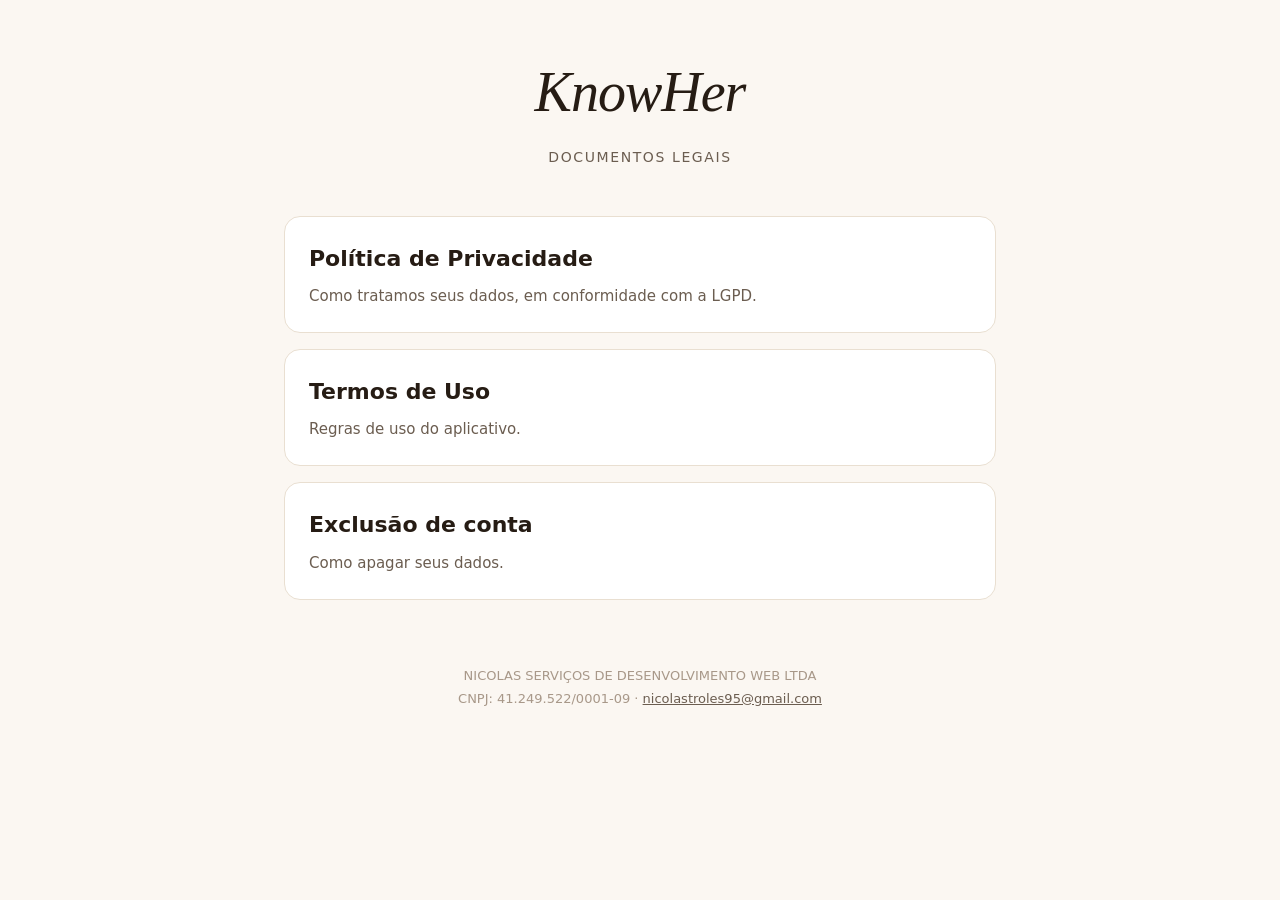
<file: index.html>
<!DOCTYPE html>
<html lang="pt-BR">
<head>
  <meta charset="UTF-8" />
  <meta name="viewport" content="width=device-width, initial-scale=1.0" />
  <title>KnowHer — Documentos legais</title>
  <link rel="stylesheet" href="style.css" />
</head>
<body>
  <main class="container">
    <header>
      <h1>KnowHer</h1>
      <p class="subtitle">Documentos legais</p>
    </header>

    <nav class="links">
      <a href="privacy-policy.html" class="card">
        <h2>Política de Privacidade</h2>
        <p>Como tratamos seus dados, em conformidade com a LGPD.</p>
      </a>
      <a href="terms-of-service.html" class="card">
        <h2>Termos de Uso</h2>
        <p>Regras de uso do aplicativo.</p>
      </a>
      <a href="account-deletion.html" class="card">
        <h2>Exclusão de conta</h2>
        <p>Como apagar seus dados.</p>
      </a>
    </nav>

    <footer>
      <p>NICOLAS SERVIÇOS DE DESENVOLVIMENTO WEB LTDA</p>
      <p>CNPJ: 41.249.522/0001-09 · <a href="mailto:nicolastroles95@gmail.com">nicolastroles95@gmail.com</a></p>
    </footer>
  </main>
</body>
</html>
</file>
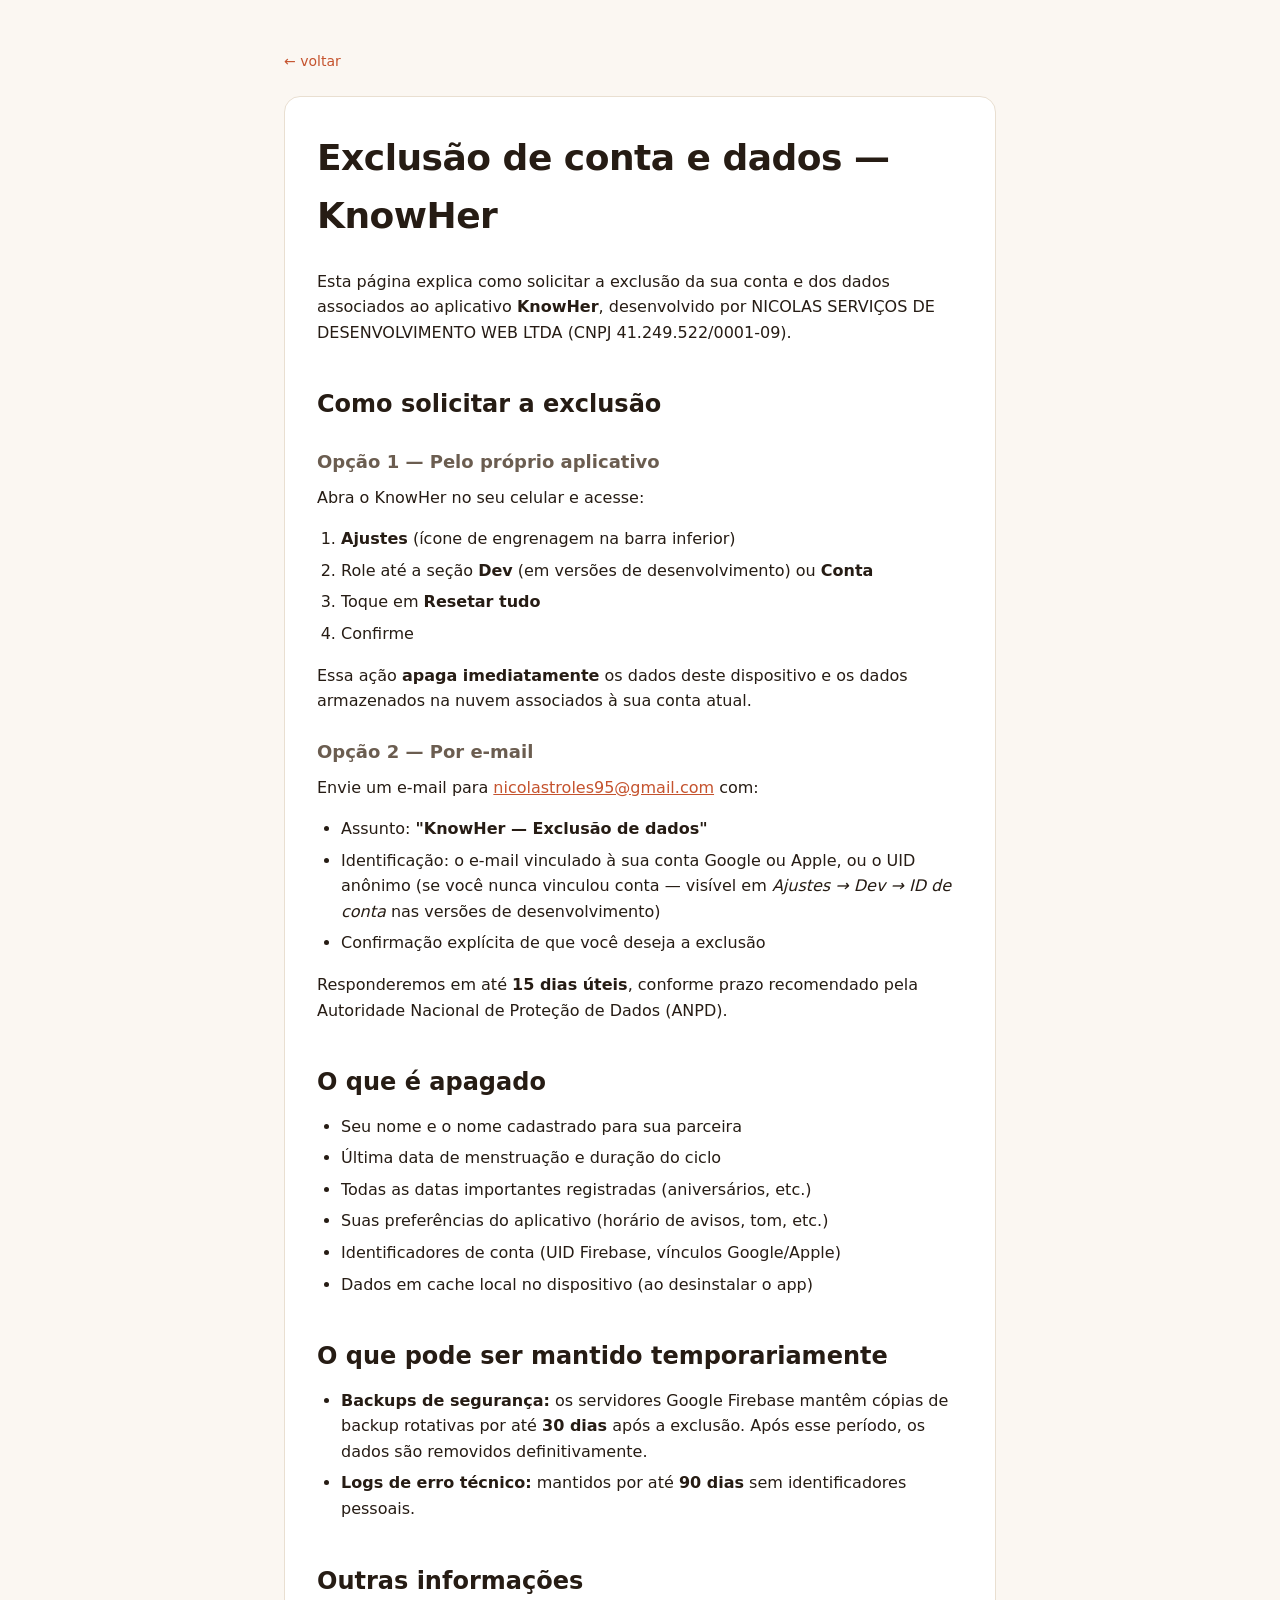
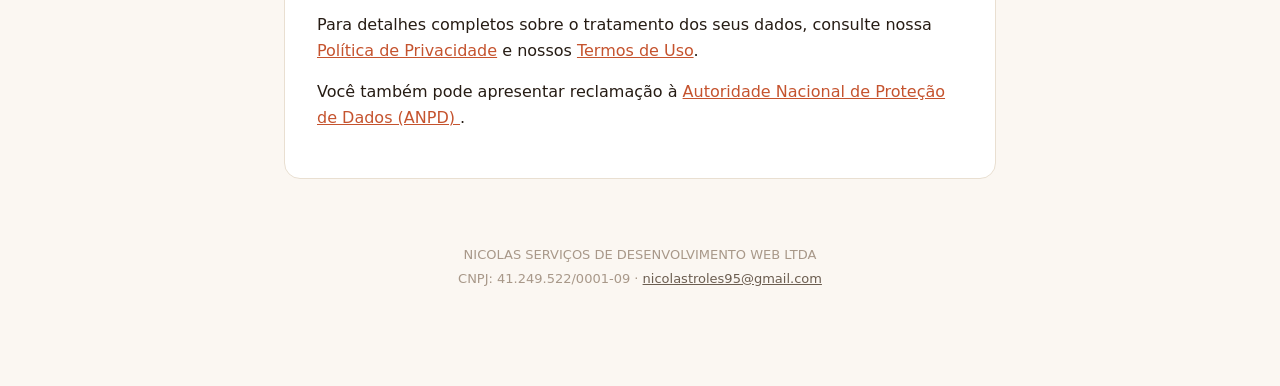
<file: account-deletion.html>
<!DOCTYPE html>
<html lang="pt-BR">
<head>
  <meta charset="UTF-8" />
  <meta name="viewport" content="width=device-width, initial-scale=1.0" />
  <title>Exclusão de conta — KnowHer</title>
  <link rel="stylesheet" href="style.css" />
</head>
<body>
  <main class="container">
    <a href="index.html" class="back">← voltar</a>
    <article class="doc-content">
      <h1>Exclusão de conta e dados — KnowHer</h1>

      <p>
        Esta página explica como solicitar a exclusão da sua conta e dos dados
        associados ao aplicativo <strong>KnowHer</strong>, desenvolvido por
        NICOLAS SERVIÇOS DE DESENVOLVIMENTO WEB LTDA (CNPJ 41.249.522/0001-09).
      </p>

      <h2>Como solicitar a exclusão</h2>

      <h3>Opção 1 — Pelo próprio aplicativo</h3>
      <p>
        Abra o KnowHer no seu celular e acesse:
      </p>
      <ol>
        <li><strong>Ajustes</strong> (ícone de engrenagem na barra inferior)</li>
        <li>Role até a seção <strong>Dev</strong> (em versões de desenvolvimento)
            ou <strong>Conta</strong></li>
        <li>Toque em <strong>Resetar tudo</strong></li>
        <li>Confirme</li>
      </ol>
      <p>
        Essa ação <strong>apaga imediatamente</strong> os dados deste dispositivo
        e os dados armazenados na nuvem associados à sua conta atual.
      </p>

      <h3>Opção 2 — Por e-mail</h3>
      <p>
        Envie um e-mail para
        <a href="mailto:nicolastroles95@gmail.com">nicolastroles95@gmail.com</a>
        com:
      </p>
      <ul>
        <li>Assunto: <strong>"KnowHer — Exclusão de dados"</strong></li>
        <li>
          Identificação: o e-mail vinculado à sua conta Google ou Apple, ou o
          UID anônimo (se você nunca vinculou conta — visível em
          <em>Ajustes → Dev → ID de conta</em> nas versões de desenvolvimento)
        </li>
        <li>Confirmação explícita de que você deseja a exclusão</li>
      </ul>
      <p>
        Responderemos em até <strong>15 dias úteis</strong>, conforme prazo
        recomendado pela Autoridade Nacional de Proteção de Dados (ANPD).
      </p>

      <h2>O que é apagado</h2>
      <ul>
        <li>Seu nome e o nome cadastrado para sua parceira</li>
        <li>Última data de menstruação e duração do ciclo</li>
        <li>Todas as datas importantes registradas (aniversários, etc.)</li>
        <li>Suas preferências do aplicativo (horário de avisos, tom, etc.)</li>
        <li>Identificadores de conta (UID Firebase, vínculos Google/Apple)</li>
        <li>Dados em cache local no dispositivo (ao desinstalar o app)</li>
      </ul>

      <h2>O que pode ser mantido temporariamente</h2>
      <ul>
        <li>
          <strong>Backups de segurança:</strong> os servidores Google Firebase
          mantêm cópias de backup rotativas por até <strong>30 dias</strong>
          após a exclusão. Após esse período, os dados são removidos
          definitivamente.
        </li>
        <li>
          <strong>Logs de erro técnico:</strong> mantidos por até
          <strong>90 dias</strong> sem identificadores pessoais.
        </li>
      </ul>

      <h2>Outras informações</h2>
      <p>
        Para detalhes completos sobre o tratamento dos seus dados, consulte
        nossa
        <a href="privacy-policy.html">Política de Privacidade</a> e nossos
        <a href="terms-of-service.html">Termos de Uso</a>.
      </p>
      <p>
        Você também pode apresentar reclamação à
        <a href="https://www.gov.br/anpd" target="_blank" rel="noopener">
          Autoridade Nacional de Proteção de Dados (ANPD)
        </a>.
      </p>
    </article>

    <footer>
      <p>NICOLAS SERVIÇOS DE DESENVOLVIMENTO WEB LTDA</p>
      <p>CNPJ: 41.249.522/0001-09 · <a href="mailto:nicolastroles95@gmail.com">nicolastroles95@gmail.com</a></p>
    </footer>
  </main>
</body>
</html>
</file>
<file: style.css>
:root {
  --bg: #fbf7f2;
  --bg-warm: #f4ece1;
  --card: #ffffff;
  --ink: #261c14;
  --ink2: #6b5d50;
  --ink3: #a89889;
  --terra: #c5532e;
  --line: #e9dfd1;
}

* {
  box-sizing: border-box;
  margin: 0;
  padding: 0;
}

html {
  scroll-behavior: smooth;
}

body {
  font-family: -apple-system, BlinkMacSystemFont, "Segoe UI", system-ui, sans-serif;
  background: var(--bg);
  color: var(--ink);
  line-height: 1.6;
  font-size: 16px;
  -webkit-font-smoothing: antialiased;
}

.container {
  max-width: 760px;
  margin: 0 auto;
  padding: 48px 24px 96px;
}

header {
  text-align: center;
  margin-bottom: 48px;
}

header h1 {
  font-size: 56px;
  font-weight: 400;
  font-style: italic;
  letter-spacing: -1px;
  color: var(--ink);
  font-family: "Instrument Serif", Georgia, serif;
}

header .subtitle {
  color: var(--ink2);
  font-size: 14px;
  letter-spacing: 1.6px;
  text-transform: uppercase;
  margin-top: 8px;
}

.back {
  display: inline-block;
  color: var(--terra);
  text-decoration: none;
  font-size: 14px;
  margin-bottom: 24px;
}

.back:hover {
  text-decoration: underline;
}

.links {
  display: grid;
  gap: 16px;
  margin-bottom: 48px;
}

.card {
  display: block;
  background: var(--card);
  border-radius: 16px;
  padding: 24px;
  text-decoration: none;
  color: var(--ink);
  border: 1px solid var(--line);
  transition: transform 0.15s ease, border-color 0.15s ease;
}

.card:hover {
  transform: translateY(-2px);
  border-color: var(--terra);
}

.card h2 {
  font-size: 22px;
  margin-bottom: 8px;
}

.card p {
  color: var(--ink2);
  font-size: 15px;
}

.doc-content {
  background: var(--card);
  border-radius: 16px;
  padding: 32px;
  border: 1px solid var(--line);
}

.doc-content h1 {
  font-size: 36px;
  margin-bottom: 24px;
  font-weight: 600;
  letter-spacing: -0.5px;
}

.doc-content h2 {
  font-size: 24px;
  margin-top: 40px;
  margin-bottom: 12px;
  font-weight: 600;
}

.doc-content h3 {
  font-size: 18px;
  margin-top: 24px;
  margin-bottom: 8px;
  color: var(--ink2);
  font-weight: 600;
}

.doc-content p {
  margin-bottom: 16px;
  color: var(--ink);
}

.doc-content ul,
.doc-content ol {
  margin-bottom: 16px;
  padding-left: 24px;
}

.doc-content li {
  margin-bottom: 6px;
}

.doc-content table {
  width: 100%;
  border-collapse: collapse;
  margin: 16px 0 24px;
  font-size: 14px;
}

.doc-content th,
.doc-content td {
  text-align: left;
  padding: 10px 12px;
  border-bottom: 1px solid var(--line);
  vertical-align: top;
}

.doc-content th {
  background: var(--bg-warm);
  font-weight: 600;
}

.doc-content code {
  background: var(--bg-warm);
  padding: 2px 6px;
  border-radius: 4px;
  font-size: 14px;
  font-family: ui-monospace, SFMono-Regular, monospace;
}

.doc-content a {
  color: var(--terra);
}

.doc-content hr {
  border: none;
  border-top: 1px solid var(--line);
  margin: 32px 0;
}

.doc-content strong {
  font-weight: 600;
  color: var(--ink);
}

.doc-content blockquote {
  border-left: 3px solid var(--terra);
  padding-left: 16px;
  margin: 16px 0;
  color: var(--ink2);
}

footer {
  text-align: center;
  margin-top: 64px;
  color: var(--ink3);
  font-size: 13px;
  line-height: 1.8;
}

footer a {
  color: var(--ink2);
}

@media (max-width: 600px) {
  .container {
    padding: 24px 16px 64px;
  }
  header h1 {
    font-size: 40px;
  }
  .doc-content {
    padding: 20px;
  }
  .doc-content h1 {
    font-size: 28px;
  }
  .doc-content h2 {
    font-size: 20px;
  }
  .doc-content table {
    font-size: 12px;
  }
}
</file>
